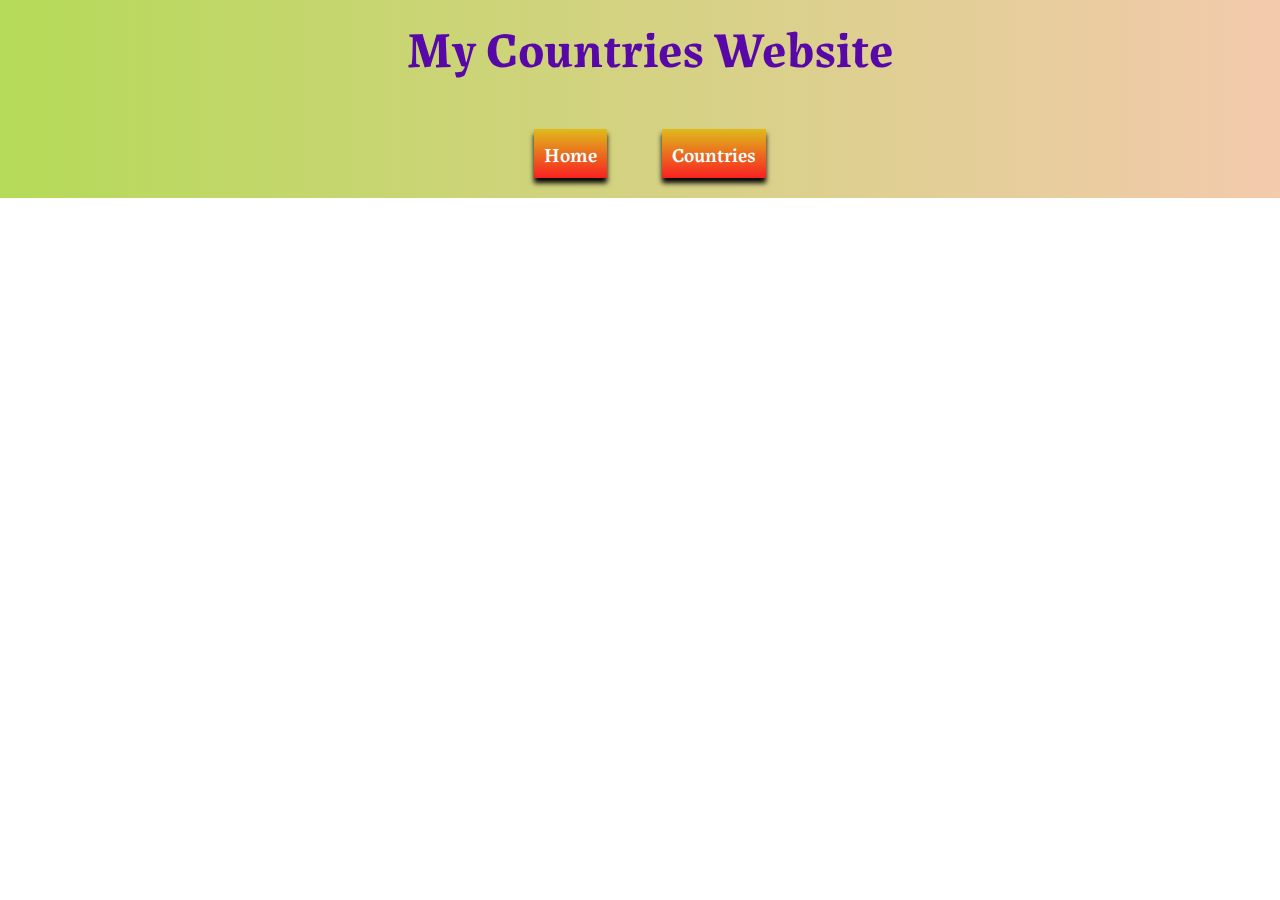
<file: Program-02/index.html>
<!DOCTYPE html>
<html lang="en">
<head>
    <meta charset="UTF-8">
    <meta http-equiv="X-UA-Compatible" content="IE=edge">
    <meta name="viewport" content="width=device-width, initial-scale=1.0">
    <title>My Countries Website</title>
    <link rel="stylesheet" href="style.css">
    <link rel="preconnect" href="https://fonts.googleapis.com">
    <link rel="preconnect" href="https://fonts.gstatic.com" crossorigin>
    <link href="https://fonts.googleapis.com/css2?family=Labrada:ital@1&display=swap" rel="stylesheet">
</head>
<body>
    <section class="header">
      <h1>My Countries Website</h1>
      <nav class="nav-links">
        <ul>
            <br>
            <li><a href="index.html" id="">Home</a></li>
            <li><a href="countries.html">Countries</a></li>
        </ul>
</nav>
    </section>
</body>
</html>
</file>
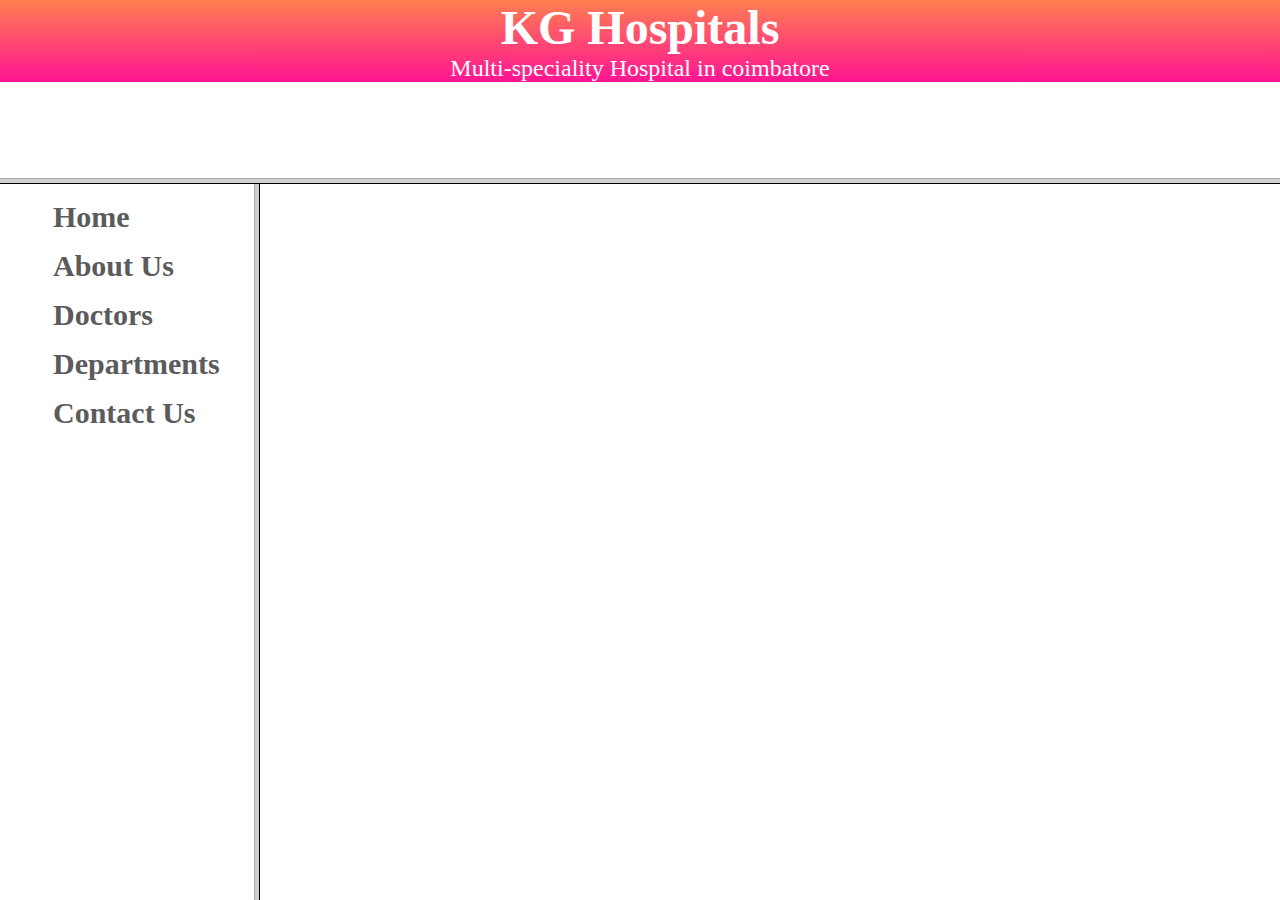
<file: Program-04/index.html>
<!DOCTYPE html>
<html lang="en">
<head>
    <meta charset="UTF-8">
    <meta http-equiv="X-UA-Compatible" content="IE=edge">
    <meta name="viewport" content="width=device-width, initial-scale=1.0">
    <title>KG Hospital</title>
</head>
<frameset rows="20%,*">
    <frame src="welcome.html">
<frameset cols="20%,*">
    <frame src="menu.html">
    <frame name="hospital">
   
</frameset>
</frameset>
</html>
</file>
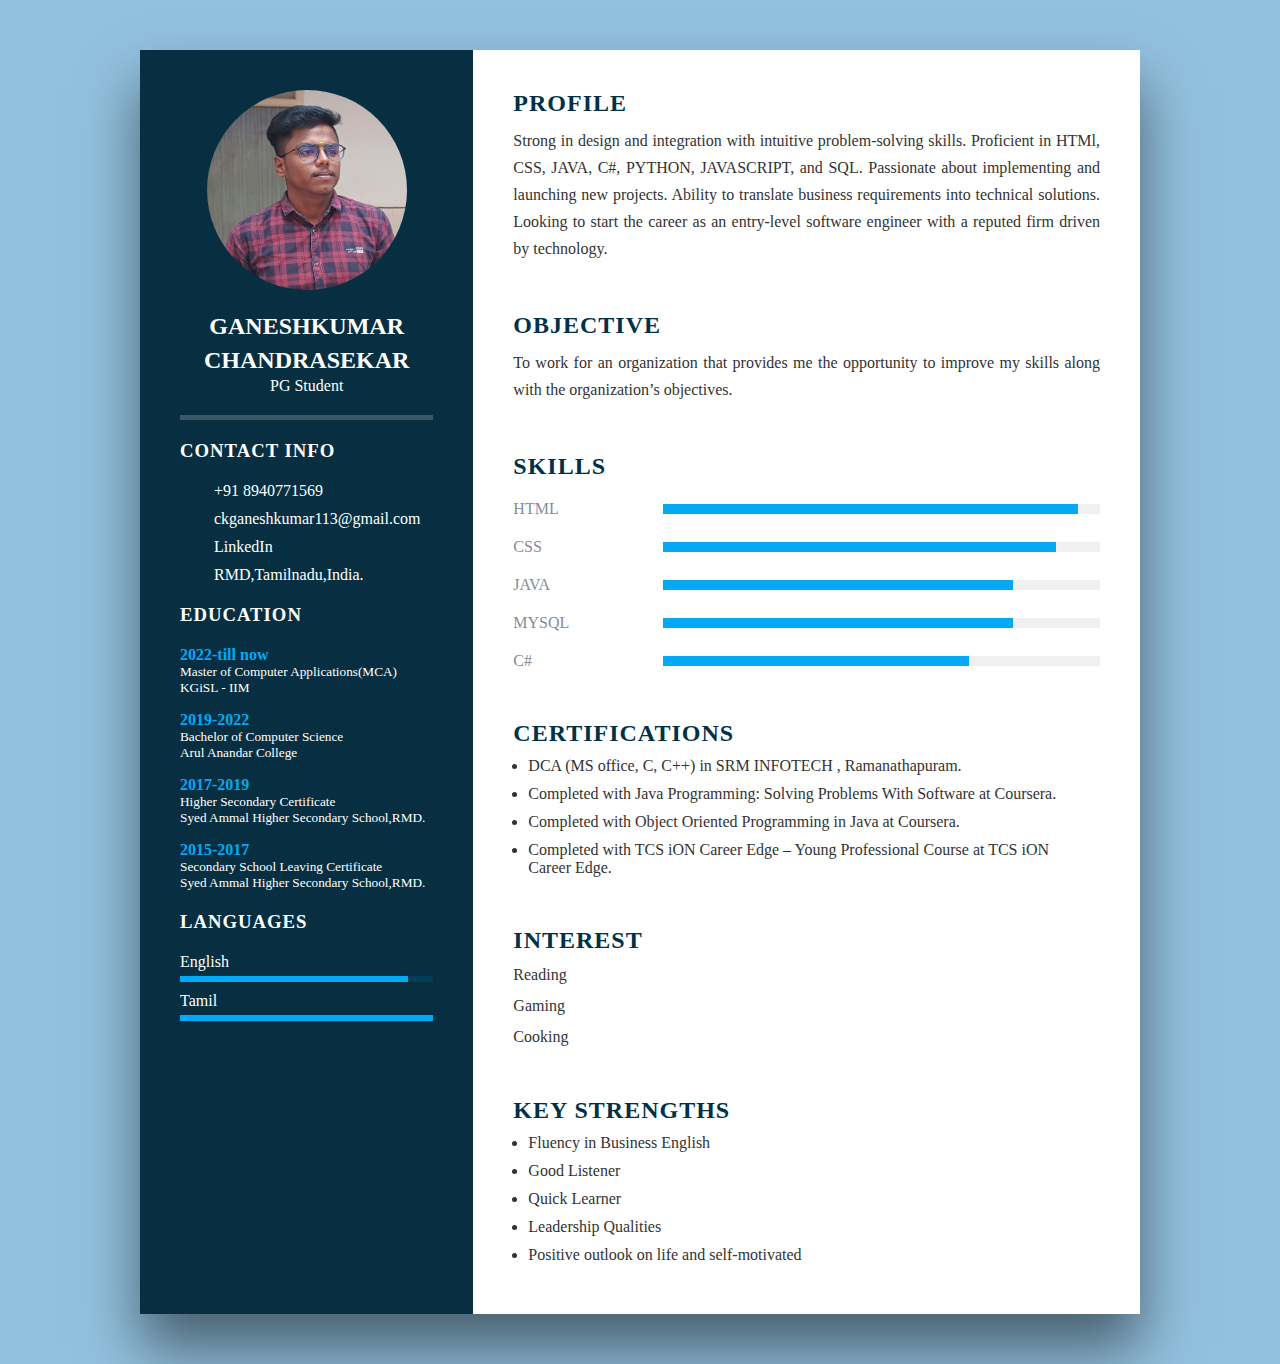
<file: Program-05/index.html>
<!DOCTYPE html>
<html lang="en">
<head>
    <meta charset="UTF-8">
    <meta http-equiv="X-UA-Compatible" content="IE=edge">
    <meta name="viewport" content="width=device-width, initial-scale=1.0">
    <title>My CV</title>
    <link rel="stylesheet" href="style.css">
    <link rel="stylesheet" href="https://cdnjs.cloudflare.com/ajax/libs/font-awesome/6.1.1/css/all.min.css" integrity="sha512-KfkfwYDsLkIlwQp6LFnl8zNdLGxu9YAA1QvwINks4PhcElQSvqcyVLLD9aMhXd13uQjoXtEKNosOWaZqXgel0g==" crossorigin="anonymous" referrerpolicy="no-referrer" />
</head>
<body>
    <div class="container">
        <div class="left-side">
            <div class="profile-text">
                <div class="imgbox">
                    <img src="images/ganesh1.jpg" alt="GANESHKUMAR">
                </div>
                <h2>Ganeshkumar Chandrasekar</h2>
                <span>PG Student</span>
            </div>
            <div class="contact-info">
                <h3 class="title">CONTACT INFO</h3>
                <ul>
                    <li>
                        <span class="icon fa fa-phone"></span>
                        <span class="text">+91 8940771569</span>
                    </li>
                    <li>
                        <span class="icon fa fa-envelope"></span>
                        <span class="text">ckganeshkumar113@gmail.com</span>
                    </li>
                    <li>
                        <span class="icon fa fa-globe"></span>
                        <span class="text">LinkedIn</span>
                    </li>
                    <li>
                        <span class="icon fa fa-map-marker"></span>
                        <span class="text">RMD,Tamilnadu,India.</span>
                    </li>
                </ul>
            </div>
            <div class="contact-info education">
                <h3 class="title">Education</h3>
                <ul>
                    <li>
                        <h4>2022-till now</h4>
                        <h5>Master of Computer Applications(MCA)</h5>
                        <h5>KGiSL - IIM</h5>
                    </li>
                    <li>
                        <h4>2019-2022</h4>
                        <h5>Bachelor of Computer Science</h5>
                        <h5>Arul Anandar College</h5>
                    </li>
                    <li>
                        <h4>2017-2019</h4>
                        <h5>Higher Secondary Certificate</h5>
                        <h5>Syed Ammal Higher Secondary School,RMD.</h5>
                    </li>
                    <li>
                        <h4>2015-2017</h4>
                        <h5>Secondary School Leaving Certificate</h5>
                        <h5>Syed Ammal Higher Secondary School,RMD.</h5>
                    </li>
                </ul>
            </div>
            <div class="contact-info languages">
                <h3 class="title">languages</h3>
                <ul>
                    <li>
                        <span class="text">English</span>
                        <span class="percent">
                            <div style="width:90%"> </div>
                        </span>
                    </li>
                    <li>
                        <span class="text">Tamil</span>
                        <span class="percent">
                            <div style="width:100%"> </div>
                    </span>
                    </li>
                </ul>
            </div>
        </div>
        <div class="right-side">
            <div class="about">
                <h2 class="title2">Profile</h2>
                <p>Strong in design and integration with intuitive problem-solving skills. Proficient in HTMl, CSS, JAVA, C#, PYTHON, JAVASCRIPT, and SQL. Passionate about implementing and launching new projects. Ability to translate business requirements into technical solutions. Looking to start the career as an entry-level software engineer with a reputed firm driven by technology.</p>
            </div>
            <div class="about">
                <h2 class="title2">Objective</h2>
                <p>To work for an organization that provides me the opportunity to improve my skills along with
                    the organization’s objectives.</p>
            </div>
            <div class="about skills">
                <h2 class="title2">Skills</h2>
                <div class="box">
                    <h4>HTML</h4>
                    <div class="percent">
                        <div style="width:95%"></div>
                    </div>
                </div>
                <div class="box">
                    <h4>CSS</h4>
                    <div class="percent">
                        <div style="width:90%"></div>
                    </div>
                </div>
                <div class="box">
                    <h4>JAVA</h4>
                    <div class="percent">
                        <div style="width:80%"></div>
                    </div>
                </div>
                <div class="box">
                    <h4>MySQL</h4>
                    <div class="percent">
                        <div style="width:80%"></div>
                    </div>
                </div>
                <div class="box">
                    <h4>C# </h4>
                    <div class="percent">
                        <div style="width:70%"></div>
                    </div>
                </div>
            </div>
            <div class="certifications">
                <h2 class="title2">Certifications</h2>
                <ul>
                    <li>DCA (MS office, C, C++) in SRM INFOTECH , Ramanathapuram.</li>
                    <li>Completed with Java Programming: Solving Problems With Software at Coursera.
                    <li>Completed with Object Oriented Programming in Java at Coursera.</li>
                    <li>Completed with TCS iON Career Edge – Young Professional Course at TCS iON Career Edge.</li>
                </ul>
            </div>

            <div class="about interest">
                <h2 class="title2">Interest</h2>
                <ul>
                    <li><i class="fa-solid fa-book"></i> Reading</li>
                    <li><i class="fa-solid fa-gamepad"></i> Gaming</li>
                    <li><i class="fa-solid fa-utensils"></i> Cooking</li>
                </ul>
            </div>

            <div class="strengths">
                <h2 class="title2">Key Strengths</h2>
                <ul>
                    <li>Fluency in Business English</li>
                    <li>Good Listener</li>
                    <li>Quick Learner</li>
                    <li>Leadership Qualities</li>
                    <li>Positive outlook on life and self-motivated</li>
                </ul>
            </div>
    </div>
    </div>
</body>
</html>
</file>
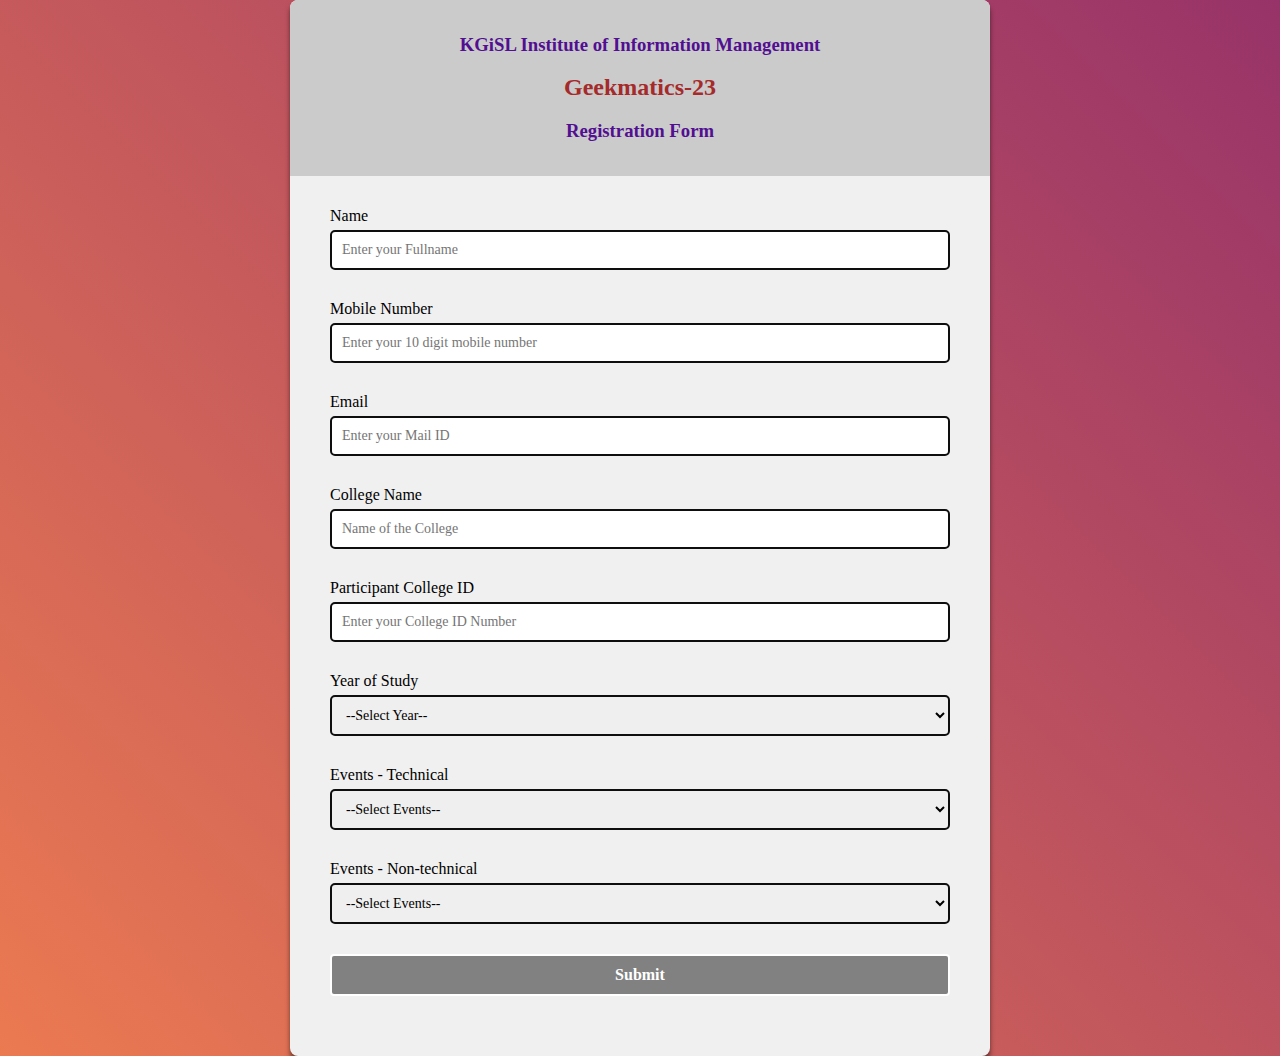
<file: Program-06/index.html>
<!DOCTYPE html>
<html lang="en">
<head>
    <meta charset="UTF-8">
    <meta http-equiv="X-UA-Compatible" content="IE=edge">
    <meta name="viewport" content="width=device-width, initial-scale=1.0">
    <title>Geekmatics-23 Registration form</title>
    <link rel="stylesheet" href="https://cdnjs.cloudflare.com/ajax/libs/font-awesome/6.1.1/css/all.min.css" integrity="sha512-KfkfwYDsLkIlwQp6LFnl8zNdLGxu9YAA1QvwINks4PhcElQSvqcyVLLD9aMhXd13uQjoXtEKNosOWaZqXgel0g==" crossorigin="anonymous" referrerpolicy="no-referrer" />
    <link rel="stylesheet" href="style.css">
</head>
<body>
    <div class="container">
        <div class="header">
            <h3>KGiSL Institute of Information Management</h3>
            <h2>Geekmatics-23</h2>
            <h3>Registration Form</h3>
        </div>
        <form action="" class="form" id="form">
            <div class="form-control">
                <label>Name</label>
                <input type="text" placeholder="Enter your Fullname" id="name">
                <i class="fa-solid fa-circle-check"></i>
                <i class="fa-solid fa-circle-exclamation"></i>
                <small>Error Message</small>
            </div>

            <div class="form-control">
                <label>Mobile Number</label>
                <input type="text" placeholder="Enter your 10 digit mobile number" id="mobile">
                <i class="fa-solid fa-circle-check"></i>
                <i class="fa-solid fa-circle-exclamation"></i>
                <small>Error Message</small>
            </div>

            <div class="form-control">
                <label>Email</label>
                <input type="text" placeholder="Enter your Mail ID" id="email">
                <i class="fa-solid fa-circle-check"></i>
                <i class="fa-solid fa-circle-exclamation"></i>
                <small>Error Message</small>
            </div>

            <div class="form-control">
                <label>College Name</label>
                <input type="text" placeholder="Name of the College" id="college">
                <i class="fa-solid fa-circle-check"></i>
                <i class="fa-solid fa-circle-exclamation"></i>
                <small>Error Message</small>
            </div>

            <div class="form-control">
                <label>Participant College ID</label>
                <input type="text" placeholder="Enter your College ID Number" id="collegeid">
                <i class="fa-solid fa-circle-check"></i>
                <i class="fa-solid fa-circle-exclamation"></i>
                <small>Error Message</small>
            </div>

            <div class="form-control">
                <label>Year of Study</label>
                <select id="year">
                    <option value="-1">--Select Year--</option>
                    <option value="I">I</option>
                    <option value="I">II</option>
                    <option value="I">III</option>
                </select>
                <i class="fa-solid fa-circle-check"></i>
                <i class="fa-solid fa-circle-exclamation"></i>
                <small>Error Message</small>
            </div>

            <div class="form-control">
                <label>Events - Technical</label>
                <select id="t-events">
                    <option value="-1">--Select Events--</option>
                    <option value="events">Web Page Design</option>
                    <option value="events">Code Debugging</option>
                    <option value="events">Paper Presentation</option>
                    <option value="events">Quiz</option>
                </select>
                <i class="fa-solid fa-circle-check"></i>
                <i class="fa-solid fa-circle-exclamation"></i>
                <small>Error Message</small>
            </div>

            <div class="form-control">
                <label>Events - Non-technical</label>
                <select id="nt-events">
                    <option value="-1">--Select Events--</option>
                    <option value="events">Poster Making</option>
                    <option value="events">Rangoli</option>
                    <option value="events">Photography</option>
                </select>
                <i class="fa-solid fa-circle-check"></i>
                <i class="fa-solid fa-circle-exclamation"></i>
                <small>Error Message</small>
            </div>

            <div class="form-control">
                <button>Submit</button>
            </div>
        </form>
    </div>

    <script src="script.js"></script>
</body>
</html>
</file>
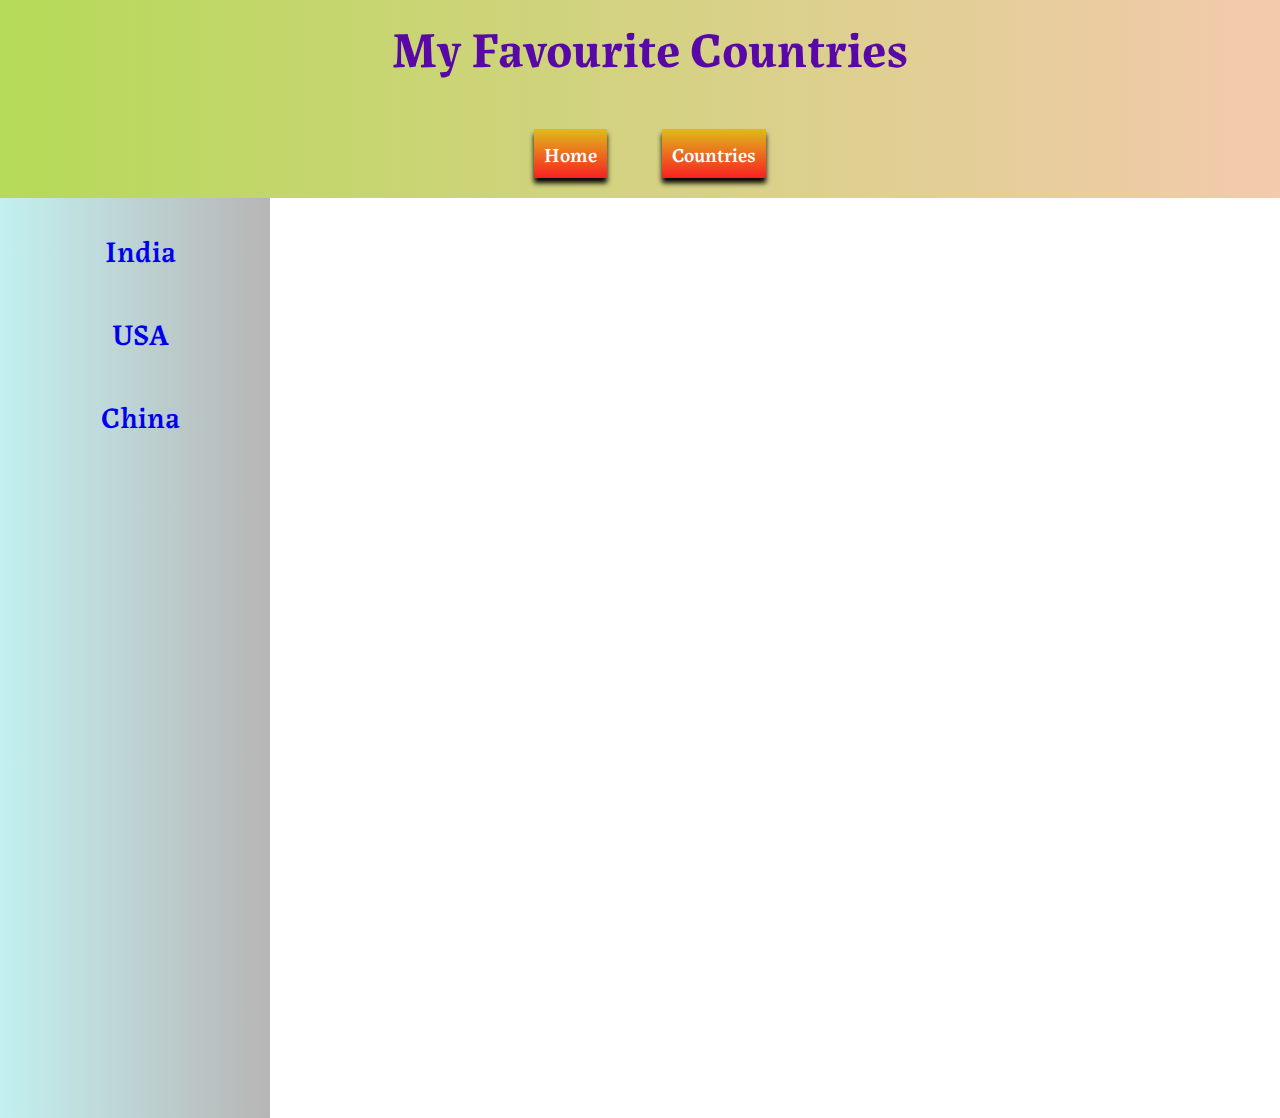
<file: Program-02/countries.html>
<!DOCTYPE html>
<html lang="en">
<head>
    <meta charset="UTF-8">
    <meta http-equiv="X-UA-Compatible" content="IE=edge">
    <meta name="viewport" content="width=device-width, initial-scale=1.0">
    <title>Countries</title>
    <link rel="stylesheet" href="style.css">
    <link rel="preconnect" href="https://fonts.googleapis.com">
    <link rel="preconnect" href="https://fonts.gstatic.com" crossorigin>
    <link href="https://fonts.googleapis.com/css2?family=Labrada:ital@1&display=swap" rel="stylesheet">
</head>
<body>
    <section class="header">
        <h1>My Favourite Countries </h1>
          <nav class="nav-links">
                  <ul>
                      <br>
                      <li><a href="index.html" id="">Home</a></li>
                      <li><a href="countries.html">Countries</a></li>
                  </ul>
          </nav>
      </section>
      <section>
        <aside class="sidebar">
            <ul>
                <li><a href="india.html">India</a></li>
                <li><a href="usa.html">USA</a></li>
                <li><a href="china.html">China</a></li>
            </ul>
        </aside>
      </section>
</body>
</html>
</file>
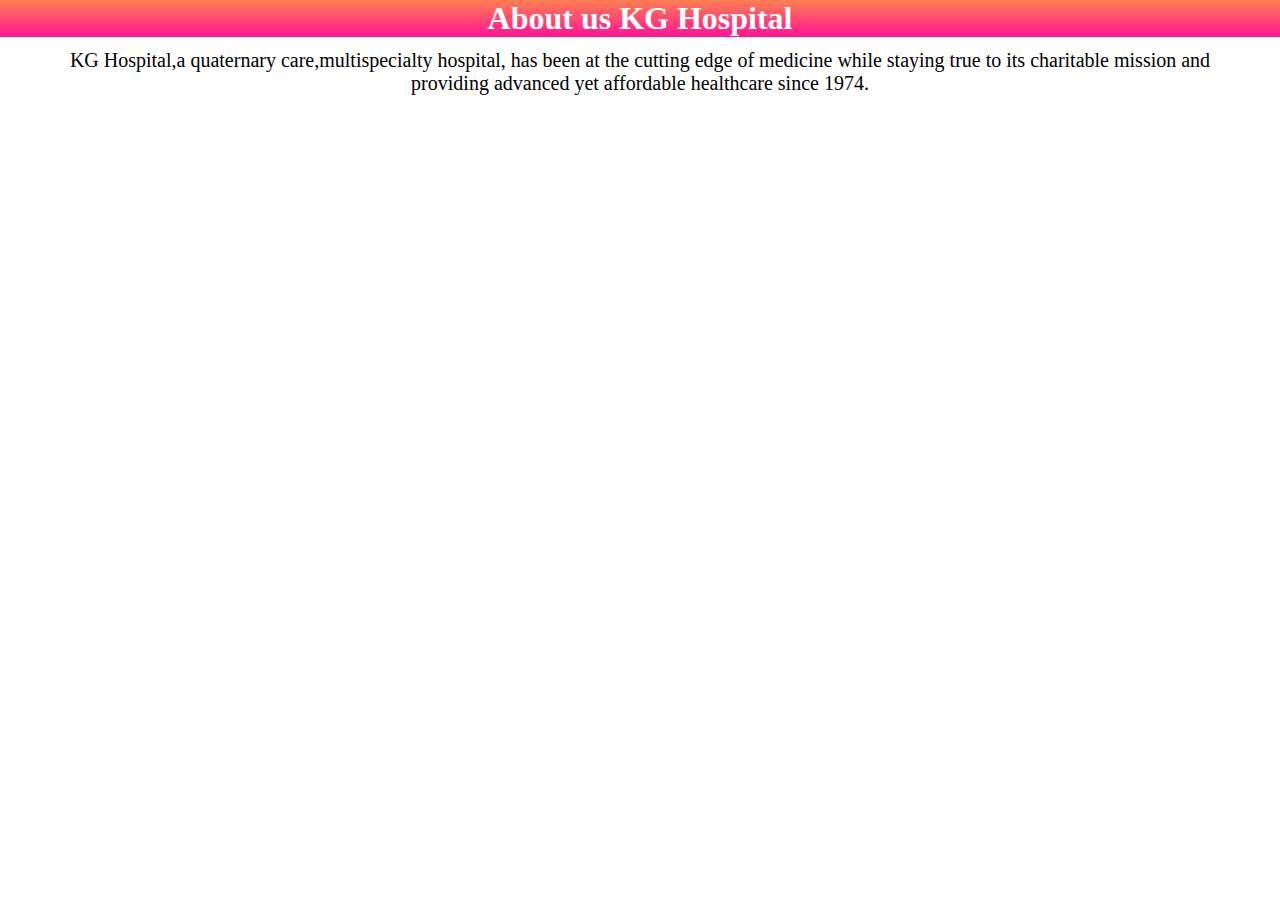
<file: Program-04/about.html>
<!DOCTYPE html>
<html lang="en">
<head>
    <meta charset="UTF-8">
    <meta http-equiv="X-UA-Compatible" content="IE=edge">
    <meta name="viewport" content="width=device-width, initial-scale=1.0">
    <title>About</title>
    <style>
        *{
            padding: 0;
            margin: 0;
        }
        div{
            width: 100%;
            text-align: center;
        }
        div h1{
           background-image: linear-gradient(coral,deeppink);
           color: #fff;
        }
        div p{
            margin: 10px 50px 0 50px;
            font-size: 20px;
            padding: 2px;
        }
        div.profile
        {
            display: flex;
            align-items: center;
            justify-content: center;
            margin:10px;
        }
    </style>
</head>
<body>
    <div>
        <h1>
            About us KG Hospital
        </h1>
        <p>
            KG Hospital,a quaternary care,multispecialty hospital, has been at the cutting edge of medicine while staying true to its charitable mission and providing advanced yet affordable healthcare since 1974. 
        </p>
    </div>
</body>
</html>
</file>
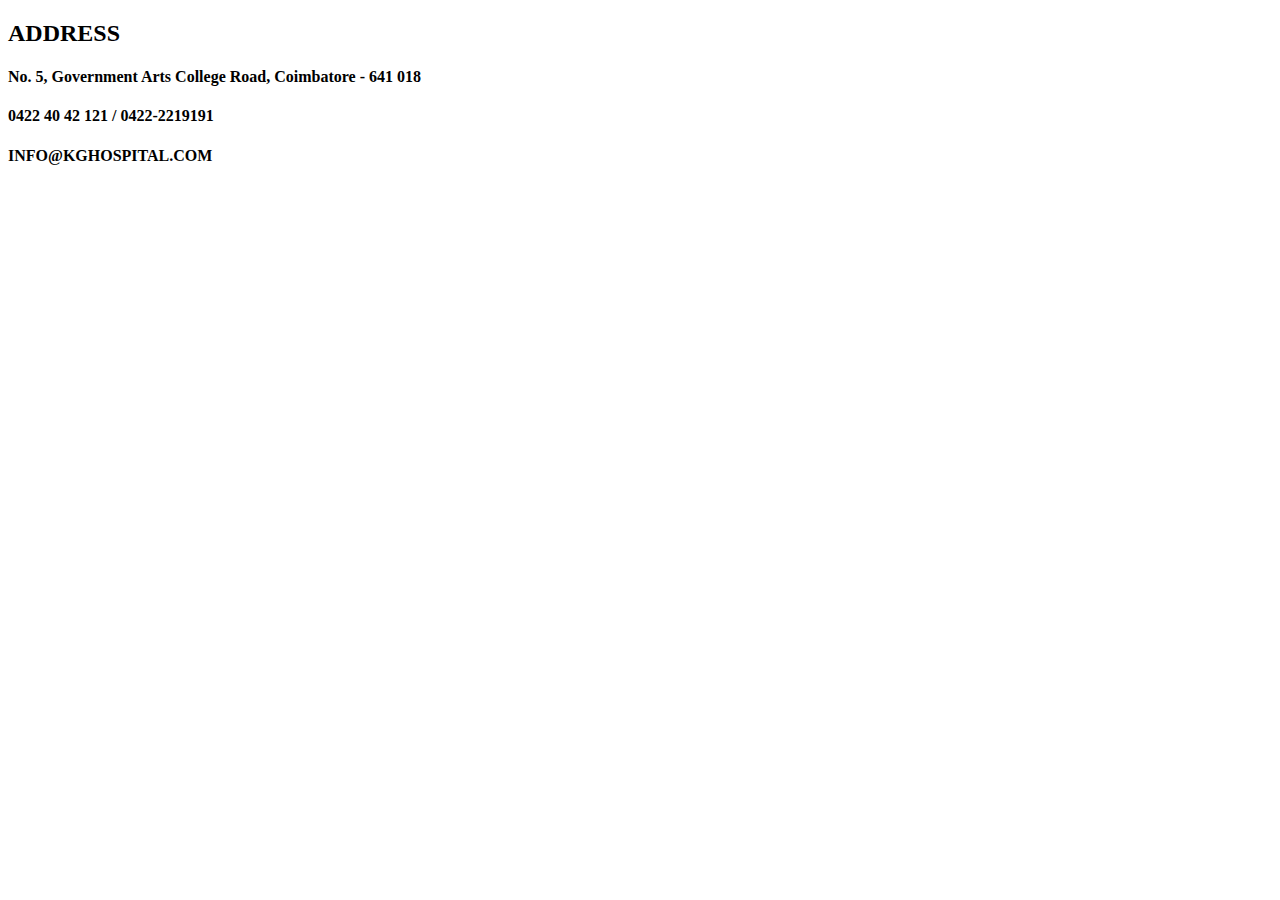
<file: Program-04/contact.html>
<!DOCTYPE html>
<html lang="en">
<head>
    <meta charset="UTF-8">
    <meta http-equiv="X-UA-Compatible" content="IE=edge">
    <meta name="viewport" content="width=device-width, initial-scale=1.0">
    <title>KG Hospitals :: Contact</title>
</head>
<body>
    <div>
        <h2>ADDRESS</h2>
        <h4>No. 5, Government Arts College Road, Coimbatore - 641 018</h4>
        <h4>0422 40 42 121 / 0422-2219191</h4>
        <h4>INFO@KGHOSPITAL.COM</h4>
    </div>
</body>
</html>
</file>
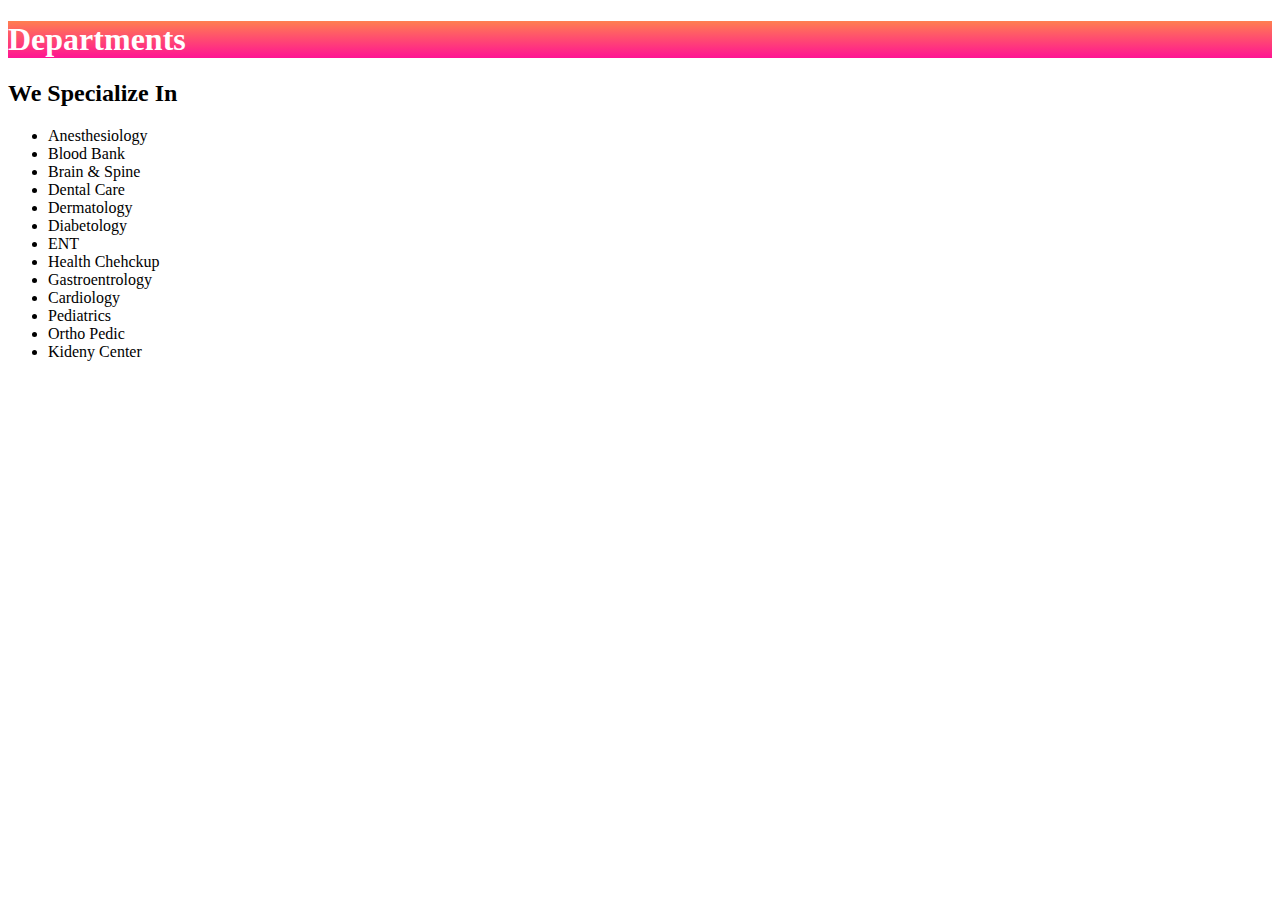
<file: Program-04/dept.html>
<!DOCTYPE html>
<html lang="en">
<head>
    <meta charset="UTF-8">
    <meta http-equiv="X-UA-Compatible" content="IE=edge">
    <meta name="viewport" content="width=device-width, initial-scale=1.0">
    <title>KG Hospitals::About Us</title>
    <style>

        div
        {
            width:100%;
            text-align: justify;
        }
        div h1
        {
            background: linear-gradient(coral,deeppink);
            color:#fff;
            
        }

    </style>
</head>
<body>
    <div>
        <h1>Departments</h1>
        <div>
            <h2>We Specialize In</h2>
            <ul>
                <li>Anesthesiology</li>
                <li>Blood Bank</li>
                <li>Brain & Spine</li>
                <li>Dental Care</li>
                <li>Dermatology</li>
                <li>Diabetology</li>
                <li>ENT</li>
                <li>Health Chehckup</li>
                <li>Gastroentrology</li>
                <li>Cardiology</li>
                <li>Pediatrics</li>
                <li>Ortho Pedic</li>
                <li>Kideny Center</li>
            </ul>
        </div>
    </div>
</body>
</html>
</file>
<file: Program-02/style.css>
*
{
    margin: 0;
    padding: 0;
    font-family: 'Labrada', serif;
}
.header
{
    color:rgb(88, 8, 167);
    padding: 10px;
    width: 100%;
    background: linear-gradient(90deg, rgb(181, 218, 88), rgb(244, 202, 174));
    position: relative;
    display: inline-block;
    text-align: center;
    font-size: 25px;
    font-weight: 600;
}
.nav-links ul li
{
    list-style-type: none;
    display: inline-block;
    padding: 10px 25px;
    position: relative;  
    align-items: left;
} 
.nav-links ul li a
{
        display: inline-block;
        background: linear-gradient(180deg, rgb(223, 187, 27), rgb(248, 33, 33));
        box-shadow: 0px 5px 5px black;
        text-decoration: none;
        color: azure;
        font-size: 20px;
        padding: 10px 10px;
}
.nav-links ul li a:hover
{
    border-radius: 20%;
    box-shadow: 0 0 5px black;
    background: linear-gradient(90deg, orange, brown);
}  
.sidebar
{
    float:left;
    width: 250px;
    background:linear-gradient(90deg, rgb(195, 240, 240), rgb(183, 181, 181));
    height: 100vh;
    padding: 10px;
}

.sidebar a
{
        display: inline-block;
        text-decoration: none;
        text-align: center;
        width: 200px;
        font-size: 30px;
        font-weight: 600;
        padding: 20px 30px;
}

.sidebar a:hover
{
        background: linear-gradient(90deg, rgb(237, 192, 108), brown);
        border-radius: 20px;
        box-shadow: 0 0 5px black;
}

.country
{
    height: 100vh;
    background-color: rgb(195, 240, 240);
}

.country h2
{
    font-size: 32px;
    color: rgb(175, 11, 74);
    font-size: 600;
}
.country img
{
    height: 25%;
    width: 25%;
    margin-left: auto;
    margin-right: auto;
    display: block;
}
.country p
{
    text-decoration: none;
    font-size: 20px;
    font-weight: 500;
    line-height: 25px;
    padding: 10px;
    text-align: justify;
}
</file>
<file: Program-05/style.css>
*
{
    margin: 0;
    padding: 0;
    box-sizing: border-box;
    font-family: 'poppies';
}

body
{
    background: #92c1de;
    display: flex;
    justify-content: center;
    align-items: center;
    min-height: 100vh;
}

.container
{
    position: relative;
    width: 100%;
    max-width: 1000px;
    min-height: 1000px;
    background: white;
    display: grid;
    grid-template-columns: 1fr 2fr;
    box-shadow: 0 35px 55px rgba(0, 0, 0, 0.5);
    margin: 50px;
}

.container .left-side
{
    position: relative;
    background: #072f41;
    padding: 40px;
}

.container .right-side
{
    position: relative;
    background: #fff;
    padding: 40px;
}

.profile-text
{
    position: relative;
    display: flex;
    flex-direction: column;
    align-items: center;
    padding-bottom: 20px;
    border-bottom: 5px solid rgba(255, 255, 255, 0.2);
}

.profile-text .imgbox
{
    position: relative;
    width: 200px;
    height: 200px;
    border-radius: 50%;
    overflow: hidden;
}

.profile-text .imgbox img{
    position: absolute;
    top: 0;
    left: 0;
    height: 200px;
    width: 200px;
    object-fit: cover;
}
.profile-text h2
{
    color: #fff;
    font-size: 1.5 em;
    margin-top: 20px;
    text-transform: uppercase;
    text-align: center;
    font-weight: 700;
    line-height: 1.4em;
}
.profile-text span
{
    color: #fff;
    font-size: 0.5 em;
    font-weight: 500;
}
.title
{
    color: #fff;
    text-transform: uppercase;
    font-weight: 600;
    letter-spacing: 1px;
    margin-bottom: 20px;
}

.contact-info
{
    margin-top: 20px;
    position: relative;   
}
.contact-info ul li
{
    list-style: none;
    position: relative;
    margin: 10px 0;
    cursor: pointer;
    color: #fff;
    font-weight: 300;
}
.contact-info ul li .icon
{
    display: inline-block;
    width: 30px;
    color: deeppink;
    font-size: 18px;
    color: aquamarine;
}
.contact-info.education li
{
    margin-bottom: 15px;
}
.contact-info.education h4
{
    color: #03a9f4;
    font-weight: 600;
}
.contact-info.education h5
{
    color: #fff;
    font-weight: 400;
}
.contact-info.languages .percent
{
    position: relative;
    width: 100%;
    height: 6px;
    background: #033c57;
    display: block;
    margin-top: 5px;
}
.contact-info.languages .percent div
{
    position: absolute;
    top: 0;
    left: 0;
    height: 100%;
    background: #03a9f4;
}
.about{
    margin-bottom: 50px;
}
.about:last-child{
    margin-bottom: 0;
}
.title2{
    color:#003147;
    text-transform: uppercase;
    letter-spacing: 1px;
    margin-bottom: 10px;
}
p{
    color:#333;
    text-align: justify;
    line-height: 3vh;
}
.about .box{
    display: flex;
    flex-direction: column;
    margin:20px 0;
}
.skills .box{
    position: relative;
    width: 100%;
    display: grid;
    grid-template-columns: 150px 1fr;
    justify-content: center;
    align-items: center;
}
.skills .box h4{
    text-transform: uppercase;
    color:#848c99;
    font-weight: 500;
}
.skills .box .percent{
    position: relative;
    width: 100%;
    height:10px;
    background: #f0f0f0;
}
.skills .box .percent div{
    position: absolute;
    top:0;
    left:0;
    background: #03a9f4;
    height: 100%;
}
.certifications ul li{
    color:#333;
    font-weight: 500;
    margin:10px 15px;
}
.certifications ul{
    margin-bottom: 50px;
}
.interest ul li{
    list-style: none;
    color:#333;
    font-weight: 500;
    margin:10px 0;
}
.interest ul li .fa-solid{
    color:#03a9f4;
    font-size: 18px;
    width:30px;
}
.strengths ul li{
    color:#333;
    font-weight: 500;
    margin:10px 15px;
}
</file>
<file: Program-06/style.css>
*
{
    box-sizing: border-box;
}
body
{
    background:linear-gradient(45deg,rgb(235, 122, 81),rgb(152, 51, 105));
    display: flex;
    align-items: center;
    justify-content: center;
    min-height:100vh;
    margin:0;
}
.container
{
    background: #f0f0f0;
    border-radius: 8px;
    box-shadow: 0 5px 5px rgba(0,0,0,0.5);
    overflow:hidden;
    width:700px;
    max-width: 100%;
}
.header{
    text-align: center;
    background: #cbcbcb;
    border-bottom: 1px solid #f0f0f0;
    padding: 15px 40px;
}
.header h3{
    color: rgb(82, 15, 145);
}

.header h2{
    color: brown;
    margin:0;
    align-items: center;
}
.form{
    padding:30px 40px;
}
.form-control{
    margin-bottom: 10px;
    padding-bottom: 20px;
    position: relative;
}
.form-control label{
    display: inline-block;
    margin-bottom: 5px;
}
.form-control input, select{
    border:2px solid #0e0e0e;
    border-radius: 5px;
    display: block;
    width:100%;
    padding:10px;
    font-size:14px;
    font-family: inherit;
}
.form-control.success input{
    border-color: #2ecc71;
}
.form-control.success select{
    border-color: #2ecc71;
}
.form-control.error input{
    border-color: #e74c3c;
}
.form-control.error select{
    border-color: #e74c3c;
}
.form-control i{
    position: absolute;
    top:40px;
    right:10px;
    visibility: hidden;
}
.form-control.success i.fa-circle-check{
    visibility: visible;
    color:#2ecc71;
}
.form-control.error i.fa-circle-exclamation{
    visibility: visible;
    color:#e74c3c;
}
.form-control small{
    visibility: hidden;
    position: absolute;
    bottom: 0;
    left:0;
}
.form-control.error small{
    visibility: visible;
    color:#e74c3c;
}
.form button{
    background: rgba(92, 92, 92, .75);
    border:2px solid #fff;
    border-radius: 4px;
    color:#fff;
    display: block;
    width:100%;
    font-family: inherit;
    font-size: 16px;
    font-weight: bold;
    padding:10px;
}
</file>
